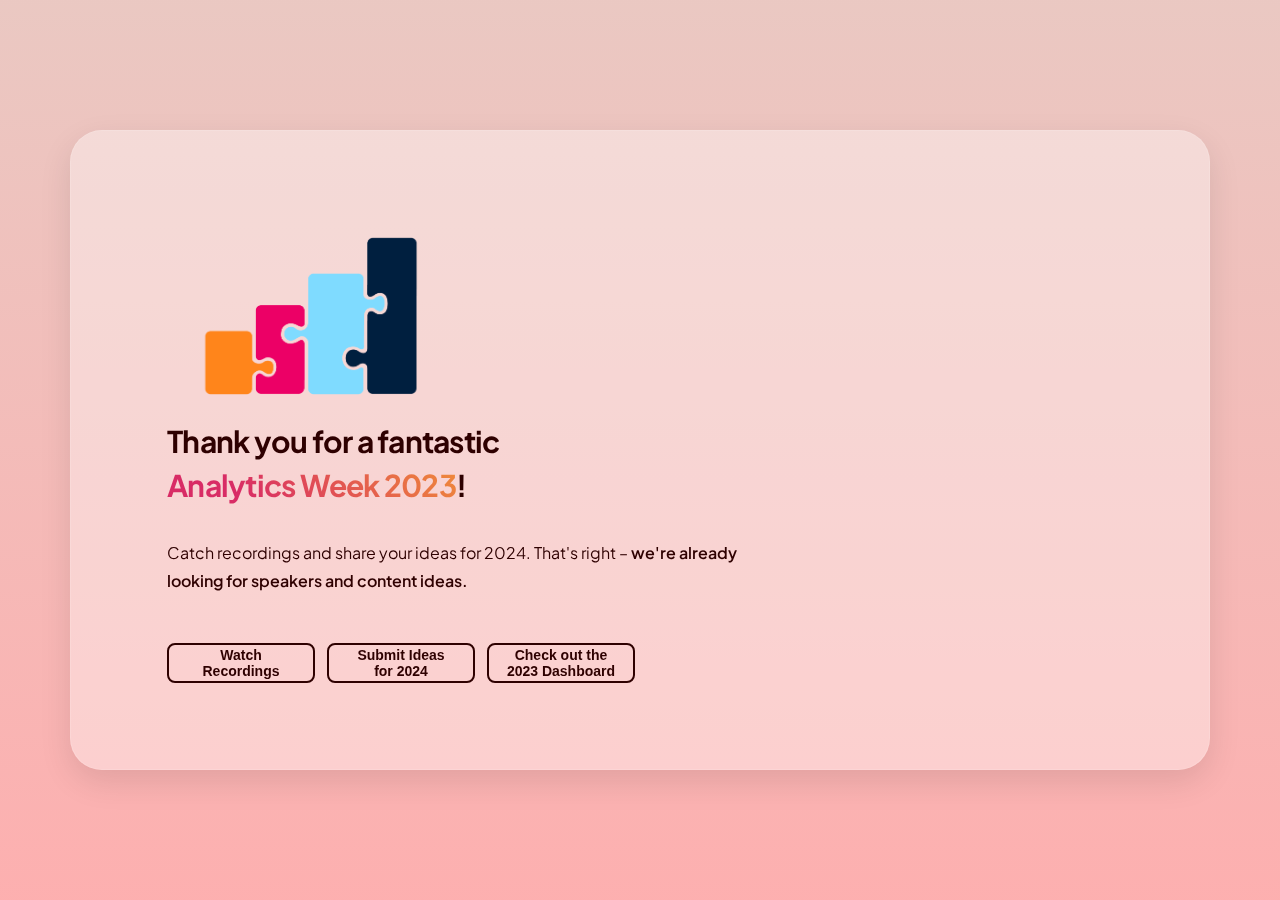
<file: index.html>
<!DOCTYPE html>
<html lang="en">
<head>
  <meta name="viewport" content="width=device-width, initial-scale=1">
  <meta charset="utf-8">
  <meta name="robots" content="noindex">
  <meta name="theme-color" content="#eb1168" media="(prefers-color-scheme: light)">
  <meta name="theme-color" content="#05213e" media="(prefers-color-scheme: dark)">
  <title>Analytics Week</title>
  <link rel="apple-touch-icon" sizes="180x180" href="apple-touch-icon.png">
  <link rel="icon" type="image/png" sizes="32x32" href="favicon-32x32.png">
  <link rel="icon" type="image/png" sizes="16x16" href="favicon-16x16.png">
  <link rel="manifest" href="/site.webmanifest">
  <link rel="preconnect" href="https://fonts.googleapis.com">
  <link rel="preconnect" href="https://fonts.gstatic.com" crossorigin>
  <link href="https://fonts.googleapis.com/css2?family=Plus+Jakarta+Sans&display=swap" rel="stylesheet">

  <!--  86d6f7 Light Blue
        05213e Dark Blue
        eb1168 Magenta
        f68627 Orange
  -->
  
  <style>
    :root {
      --dark-color: hsl(360, 100%, 9%);
      --light-color: hsl(360, 95%, 98%);
      --base: hsl(340 69% 51%);
      --complimentary1: hsl(340 69% 51%);
      --complimentary2: hsl(27 85% 58%);
    
      --font-family: "Plus Jakarta Sans", system-ui;
    
      --bg-gradient: linear-gradient(
        to bottom,
        hsl(9, 49%, 84%),
        hsl(360, 95%, 84%)
      );
    }
    
    * {
      margin: 0;
      padding: 0;
      box-sizing: border-box;
    }
    
    html {
      -webkit-font-smoothing: antialiased;
      -moz-osx-font-smoothing: grayscale;
    }
    
    body {
      max-width: 1920px;
      min-height: 100vh;
      display: grid;
      place-items: center;
      padding: 2rem;
      font-family: var(--font-family);
      color: var(--dark-color);
      background: var(--bg-gradient);
    }
    
    .orb-canvas {
      position: fixed;
      top: 0;
      left: 0;
      width: 100%;
      height: 100%;
      pointer-events: none;
      z-index: -1;
    }
    
    strong {
      font-weight: 600;
    }
    
    .overlay {
      width: 100%;
      max-width: 1140px;
      max-height: 640px;
      padding: 8rem 6rem;
      display: flex;
      align-items: center;
      background: rgba(255, 255, 255, 0.375);
      box-shadow: 0 0.75rem 2rem 0 rgba(0, 0, 0, 0.1);
      border-radius: 2rem;
      border: 1px solid rgba(255, 255, 255, 0.125);
    }
    
    .logo {
      width: 300px;
      max-width: 50%;
    }
    
    .overlay__inner {
      max-width: 36rem;
    }
    
    .overlay__title {
      font-size: 1.875rem;
      line-height: 2.75rem;
      font-weight: 700;
      letter-spacing: -0.025em;
      margin-bottom: 2rem;
    }
    
    .text-gradient {
      background-image: linear-gradient(
        45deg,
        var(--base) 25%,
        var(--complimentary2)
      );
      -webkit-background-clip: text;
      -webkit-text-fill-color: transparent;
      -moz-background-clip: text;
      -moz-text-fill-color: transparent;
    }
    
    .overlay__description {
      font-size: 1rem;
      line-height: 1.75rem;
      margin-bottom: 3rem;
    }
    
    .overlay__btns {
      width: 100%;
      max-width: 30rem;
      display: flex;
    }
    
    .overlay__btn {
      width: 50%;
      height: 2.5rem;
      display: flex;
      justify-content: center;
      align-items: center;
      font-size: 0.875rem;
      font-weight: 600;
      color: #ffffff;
      background: var(--dark-color);
      border: none;
      border-radius: 0.5rem;
      transition: transform 150ms ease;
      outline-color: hsl(var(--hue), 95%, 50%);
    }
    
    .overlay__btn:hover {
      transform: scale(1.05);
      cursor: pointer;
    }
    
    .overlay__btn--transparent {
      background: transparent;
      color: var(--dark-color);
      border: 2px solid var(--dark-color);
      border-width: 2px;
      margin-right: 0.75rem;
    }
    
    .overlay__btn-emoji {
      margin-left: 0.375rem;
    }
    
    a {
      text-decoration: none;
      color: var(--dark-color);
      width: 100%;
      height: 100%;
      display: flex;
      justify-content: center;
      align-items: center;
    }
    
    /* Not too many browser support this yet but it's good to add! */
    @media (prefers-contrast: high) {
      .orb-canvas {
        display: none;
      }
    }
    
    @media only screen and (max-width: 1140px) {
      .overlay {
        padding: 8rem 4rem;
      }
    }
    
    @media only screen and (max-width: 840px) {
      body {
        padding: 1.5rem;
      }
    
      .overlay {
        padding: 4rem;
        height: auto;
      }
    
      .overlay__title {
        font-size: 1.25rem;
        line-height: 2rem;
        margin-bottom: 1.5rem;
      }
    
      .overlay__description {
        font-size: 0.875rem;
        line-height: 1.5rem;
        margin-bottom: 2.5rem;
      }
    }
    
    @media only screen and (max-width: 600px) {
      .overlay {
        padding: 1.5rem;
      }
    
      .overlay__btns {
        flex-wrap: wrap;
      }
    
      .overlay__btn {
        width: 100%;
        font-size: 0.75rem;
        margin-right: 0;
        margin-bottom: 1rem;
      }
    }

  </style>
</head>
<body>

  <!-- Canvas -->
  <canvas class="orb-canvas"></canvas>
  <!-- Overlay -->
  <div class="overlay">
    <!-- Overlay inner wrapper -->
    <div class="overlay__inner">
      <!-- Title -->
      <img class="logo" src="aw-mark.png">
      <h1 class="overlay__title">
        Thank you for a fantastic<br>
        <span class="text-gradient">Analytics Week 2023</span>!
      </h1>
      <!-- Description -->
      <p class="overlay__description">
        Catch recordings and share your ideas for 2024. That's right –
        <strong>we're already looking for speakers and content ideas.</strong>
      </p>
      <!-- Buttons -->
      <div class="overlay__btns">
  
        <button class="overlay__btn overlay__btn--transparent">
          <a href="https://analyticsweek.net/sessions/2023/">
            Watch<br> Recordings
          </a>
        </button>
  
        <button class="overlay__btn overlay__btn--transparent">
          <a href="https://forms.office.com/Pages/ResponsePage.aspx?id=G-9n2lnKsk2ajKqNlGF6Fg6odXJ9F7NNp4oNXv2Iu_BUMFVBOTRBQzAwVEUxU0g0WFY4N000MzdTTyQlQCN0PWcu">
            Submit Ideas <br>for 2024
          </a>
        </button>
        <button class="overlay__btn overlay__btn--transparent">
          <a href="https://analyticsweek.net/2023/">Check out the<br> 2023 Dashboard</a>
  
        </button>
      </div>
    </div>
  </div>
  
  <script type="module" src="script.js"></script>
</body>
</html>
</file>
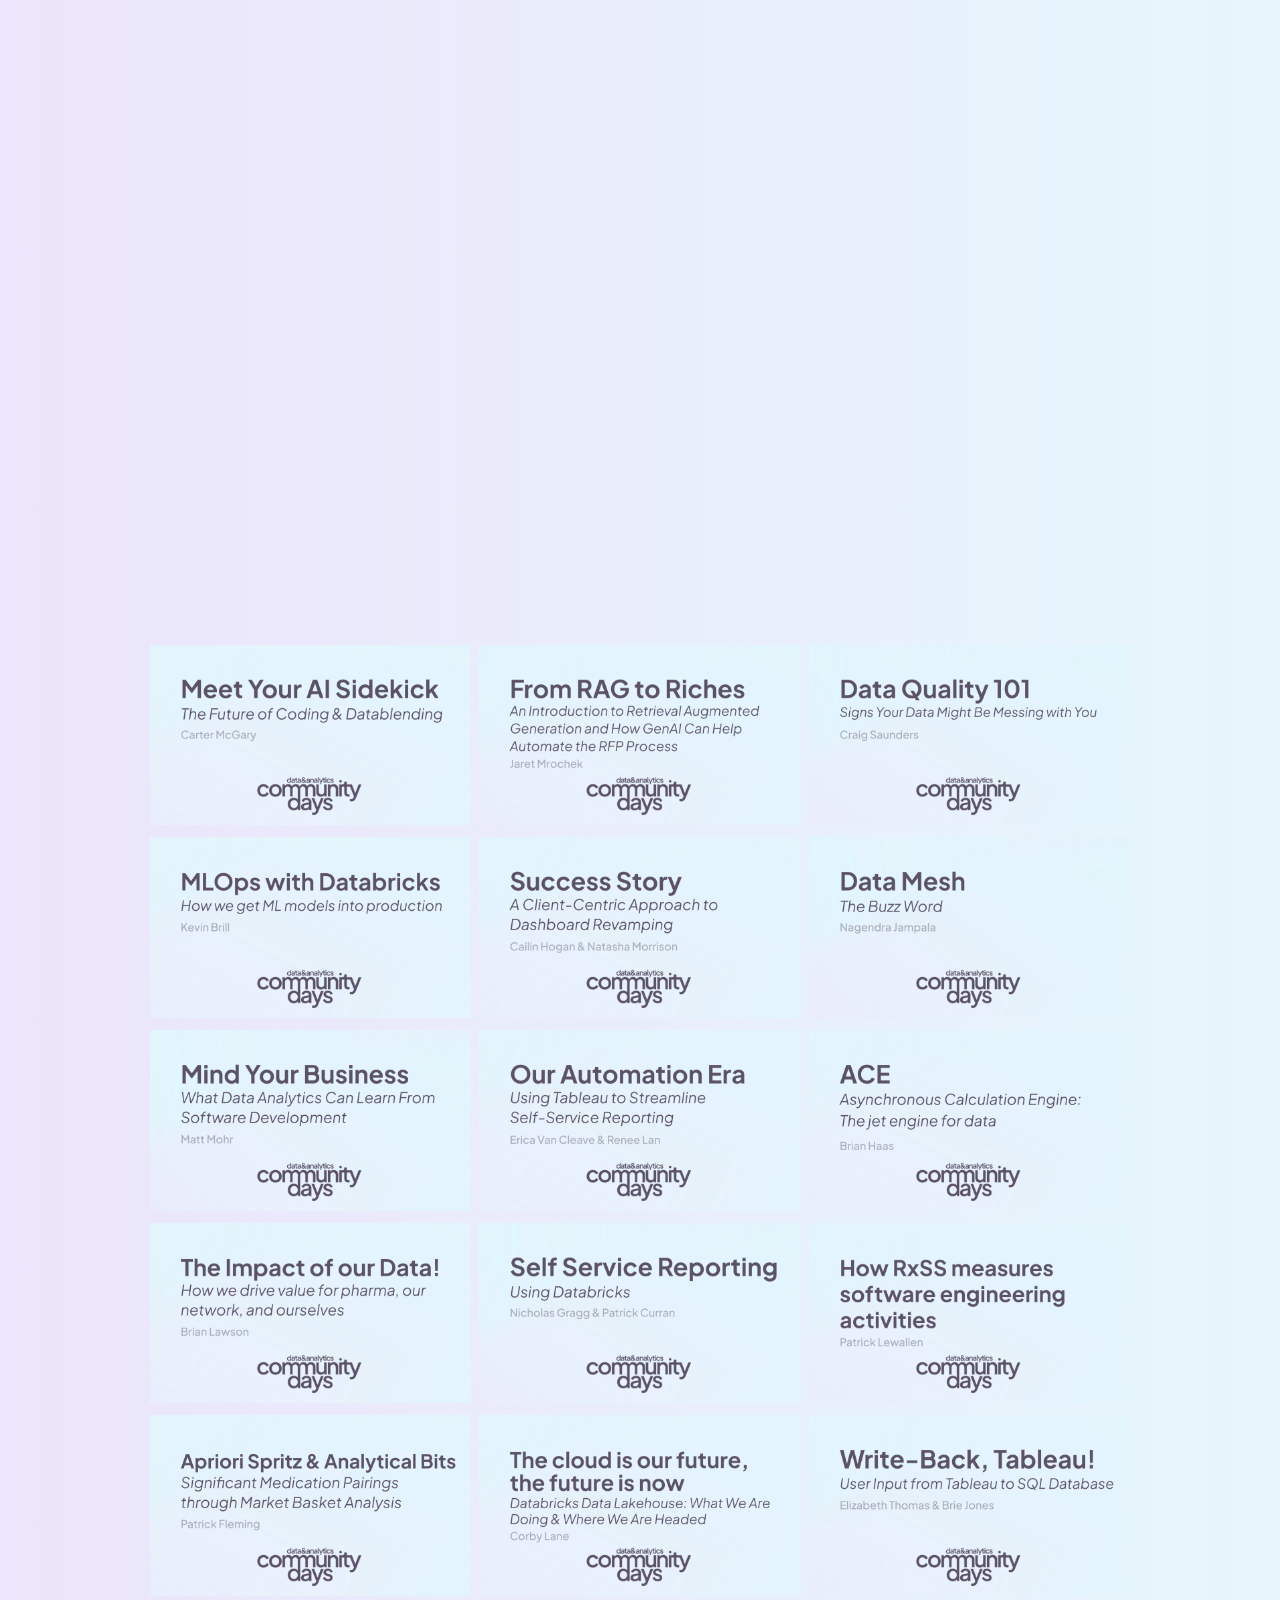
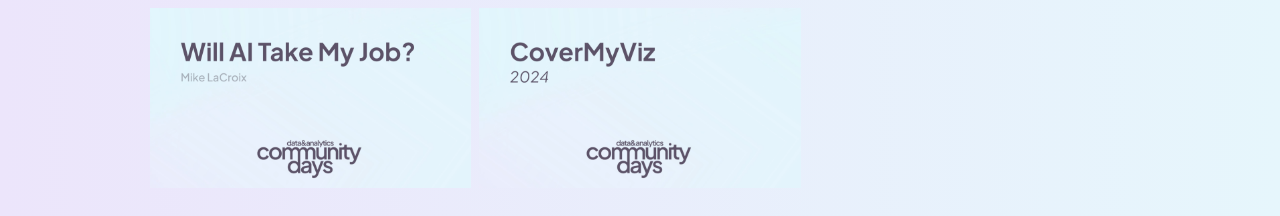
<file: sessions/2024/index.html>
<!DOCTYPE html>
<html lang="en">
  <head>
    <meta charset="UTF-8" />
    <meta http-equiv="X-UA-Compatible" content="IE=edge" />
    <meta name="viewport" content="width=device-width, initial-scale=1.0" />
    <title>D&A Community Days 2024</title>
    <link rel="stylesheet" href="style.css" />
  </head>
  <body>
    <div class="video-gallery-container">
      <!--<img src="images/cd logo.png" alt="Data and Analytics Community Days"/>-->

      <div class="video-gallery">
        <div class="featured-video">
          <div class="responsive-iframe">
            <iframe
              width="560"
              height="315"
              src="https://www.youtube.com/embed/WWf41QR91lk?rel=0"
              title="Meet Your AI Sidekick: The Future of Coding & Datablending"
              frameborder="0"
              allow="accelerometer; autoplay; clipboard-write; encrypted-media; gyroscope; picture-in-picture"
              allowfullscreen
            ></iframe>
          </div>
        </div>

        <div class="all-videos">
          <div class="video">
            <img
              class="thumbnail"
              data-id="WWf41QR91lk"
              data-title="Meet Your AI Sidekick: The Future of Coding & Datablending" src="images/carter.png"
              alt=""
            />

            <div class="play-icon">
              <img src="images/play-icon.png" alt="" />
            </div>
          </div>  
          
          <div class="video">
            <img
              class="thumbnail"
              data-id="5nm2UKSKaI4"
              data-title="From RAG to Riches: An Introduction to Retrieval Augmented Generation" src="images/rag.png"
              alt=""
            />

            <div class="play-icon">
              <img src="images/play-icon.png" alt="" />
            </div>
          </div>          
          <div class="video">
            <img
              class="thumbnail"
              data-id="mQbT6Q1EvsU"
              data-title="Signs Your Data Might Be Messing with You: Data Quality 101" src="images/dq.png"
              alt=""
            />

            <div class="play-icon">
              <img src="images/play-icon.png" alt="" />
            </div>
          </div>          
          <div class="video">
            <img
              class="thumbnail"
              data-id="bBFeEyHHR9c"
              data-title="MLOps with Databricks: How we get ML models into production" src="images/mlo.png"
              alt=""
            />

            <div class="play-icon">
              <img src="images/play-icon.png" alt="" />
            </div>
          </div>          
          <div class="video">
            <img
              class="thumbnail"
              data-id="0xX77mXuUDM"
              data-title="Success Story: A Client-Centric Approach to Dashboard Revamping" src="images/nat.png"
              alt=""
            />

            <div class="play-icon">
              <img src="images/play-icon.png" alt="" />
            </div>
          </div>          
          <div class="video">
            <img
              class="thumbnail"
              data-id="nzLKlH_ylyY"
              data-title="Data Mesh: The Buzz Word" src="images/mesh.png"
              alt=""
            />

            <div class="play-icon">
              <img src="images/play-icon.png" alt="" />
            </div>
          </div>          
          <div class="video">
            <img
              class="thumbnail"
              data-id="19hHgwe2nxQ"
              data-title="Mind Your Business - What Data Analytics Can Learn From Software Development" src="images/soft.png"
              alt=""
            />

            <div class="play-icon">
              <img src="images/play-icon.png" alt="" />
            </div>
          </div>          
          <div class="video">
            <img
              class="thumbnail"
              data-id="KHlMUnPA65E"
              data-title="Our Automation Era: Using Tableau to Streamline Self-Service Reporting" src="images/auto.png"
              alt=""
            />

            <div class="play-icon">
              <img src="images/play-icon.png" alt="" />
            </div>
          </div>          
          <div class="video">
            <img
              class="thumbnail"
              data-id="ThzUuqlB1ew"
              data-title="ACE (Asynchronous Calculation Engine): The jet engine for data" src="images/ace.png"
              alt=""
            />

            <div class="play-icon">
              <img src="images/play-icon.png" alt="" />
            </div>
          </div>          
          <div class="video">
            <img
              class="thumbnail"
              data-id="eNIeukDRXaE"
              data-title="The impact of our data! How we drive value for pharma, our network, and ourselves" src="images/impact.png"
              alt=""
            />

            <div class="play-icon">
              <img src="images/play-icon.png" alt="" />
            </div>
          </div>          
          <div class="video">
            <img
              class="thumbnail"
              data-id="IJ7iGGCKGcw"
              data-title="Self Service Reporting Using Databricks" src="images/self.png"
              alt=""
            />

            <div class="play-icon">
              <img src="images/play-icon.png" alt="" />
            </div>
          </div>          
          <div class="video">
            <img
              class="thumbnail"
              data-id="S6okhul91cg"
              data-title="How RxSS measures software engineering activities" src="images/rxss.png"
              alt=""
            />

            <div class="play-icon">
              <img src="images/play-icon.png" alt="" />
            </div>
          </div>          
          <div class="video">
            <img
              class="thumbnail"
              data-id="tITvt2HA4KQ"
              data-title="Apriori Spritz & Analytical Bits: Significant Medication Pairings through Market Basket Analysis" src="images/spritz.png"
              alt=""
            />

            <div class="play-icon">
              <img src="images/play-icon.png" alt="" />
            </div>
          </div>          
          <div class="video">
            <img
              class="thumbnail"
              data-id="z4FmqhrWxLw"
              data-title="The cloud is our future, the future is now: Databricks Data Lakehouse" src="images/cloud.png"
              alt=""
            />

            <div class="play-icon">
              <img src="images/play-icon.png" alt="" />
            </div>
          </div>          
          <div class="video">
            <img
              class="thumbnail"
              data-id="IrWm8M5RaJ4"
              data-title="Write-Back, Tableau!: User Input from Tableau to SQL Database" src="images/write.png"
              alt=""
            />

            <div class="play-icon">
              <img src="images/play-icon.png" alt="" />
            </div>
          </div>          
          <div class="video">
            <img
              class="thumbnail"
              data-id="e_18fIxUtIA"
              data-title="Will AI Take My Job?" src="images/job.png"
              alt=""
            />

            <div class="play-icon">
              <img src="images/play-icon.png" alt="" />
            </div>
          </div>          
          <div class="video">
            <img
              class="thumbnail"
              data-id="0tazF_USYtw"
              data-title="CoverMyViz 2024" src="images/cmv.png"
              alt=""
            />

            <div class="play-icon">
              <img src="images/play-icon.png" alt="" />
            </div>
          </div>          
          
        </div>
      </div>
    </div>

    <script src="main.js"></script>
  </body>
</html>
</file>
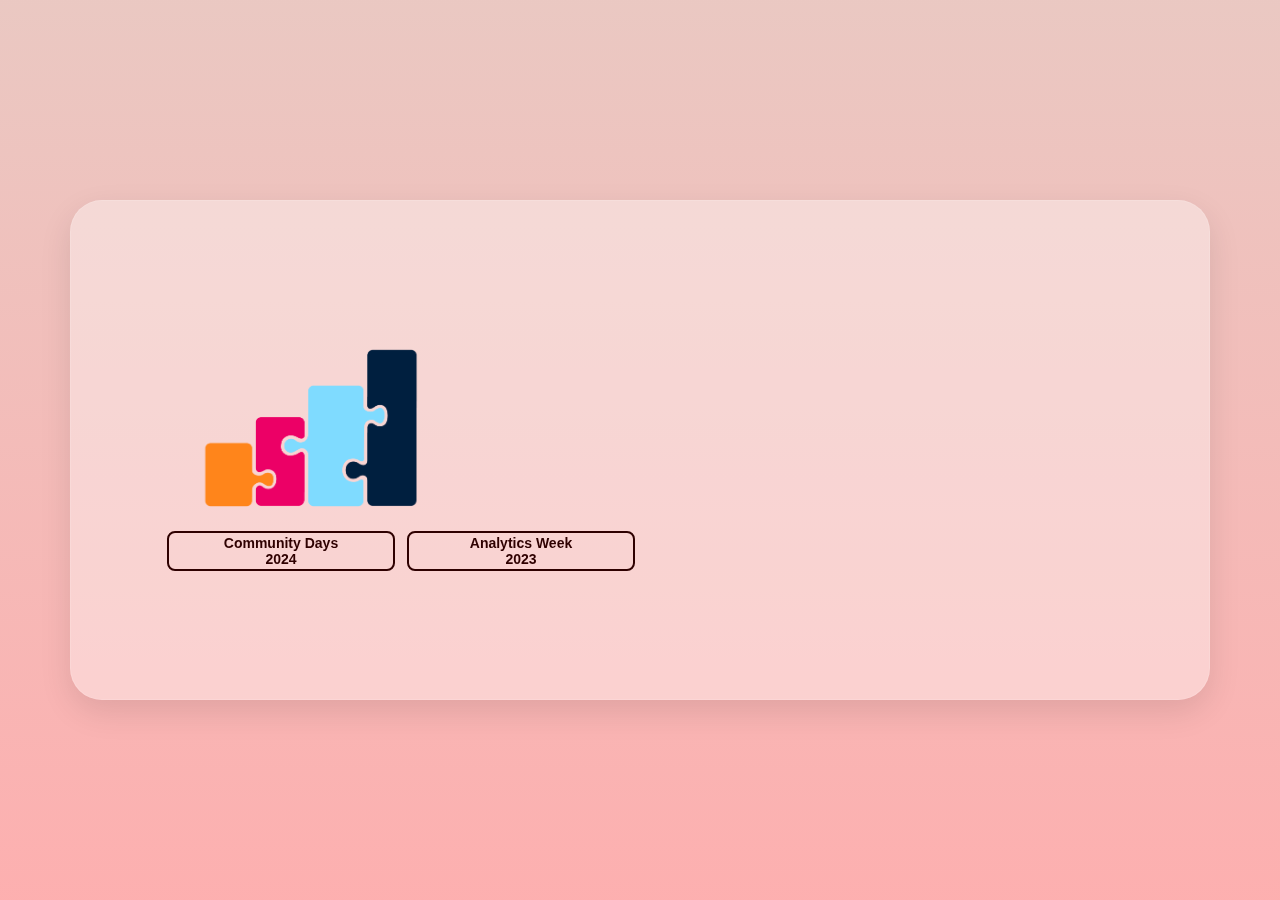
<file: old-index.html>
<!DOCTYPE html>
<html lang="en">
<head>
  <meta name="viewport" content="width=device-width, initial-scale=1">
  <meta charset="utf-8">
  <meta name="robots" content="noindex">
  <meta name="theme-color" content="#eb1168" media="(prefers-color-scheme: light)">
  <meta name="theme-color" content="#05213e" media="(prefers-color-scheme: dark)">
  <title>Analytics Week</title>
  <link rel="apple-touch-icon" sizes="180x180" href="apple-touch-icon.png">
  <link rel="icon" type="image/png" sizes="32x32" href="favicon-32x32.png">
  <link rel="icon" type="image/png" sizes="16x16" href="favicon-16x16.png">
  <link rel="manifest" href="/site.webmanifest">
  <link rel="preconnect" href="https://fonts.googleapis.com">
  <link rel="preconnect" href="https://fonts.gstatic.com" crossorigin>
  <link href="https://fonts.googleapis.com/css2?family=Plus+Jakarta+Sans&display=swap" rel="stylesheet">

  <!--  86d6f7 Light Blue
        05213e Dark Blue
        eb1168 Magenta
        f68627 Orange
  -->
  
  <style>
    :root {
      --dark-color: hsl(360, 100%, 9%);
      --light-color: hsl(360, 95%, 98%);
      --base: hsl(340 69% 51%);
      --complimentary1: hsl(340 69% 51%);
      --complimentary2: hsl(27 85% 58%);
    
      --font-family: "Plus Jakarta Sans", system-ui;
    
      --bg-gradient: linear-gradient(
        to bottom,
        hsl(9, 49%, 84%),
        hsl(360, 95%, 84%)
      );
    }
    
    * {
      margin: 0;
      padding: 0;
      box-sizing: border-box;
    }
    
    html {
      -webkit-font-smoothing: antialiased;
      -moz-osx-font-smoothing: grayscale;
    }
    
    body {
      max-width: 1920px;
      min-height: 100vh;
      display: grid;
      place-items: center;
      padding: 2rem;
      font-family: var(--font-family);
      color: var(--dark-color);
      background: var(--bg-gradient);
    }
    
    .orb-canvas {
      position: fixed;
      top: 0;
      left: 0;
      width: 100%;
      height: 100%;
      pointer-events: none;
      z-index: -1;
    }
    
    strong {
      font-weight: 600;
    }
    
    .overlay {
      width: 100%;
      max-width: 1140px;
      max-height: 640px;
      padding: 8rem 6rem;
      display: flex;
      align-items: center;
      background: rgba(255, 255, 255, 0.375);
      box-shadow: 0 0.75rem 2rem 0 rgba(0, 0, 0, 0.1);
      border-radius: 2rem;
      border: 1px solid rgba(255, 255, 255, 0.125);
    }
    
    .logo {
      width: 600px;
      max-width: 50%;
    }
    
    .overlay__inner {
      max-width: 36rem;
    }
    
    .overlay__title {
      font-size: 1.875rem;
      line-height: 2.75rem;
      font-weight: 700;
      letter-spacing: -0.025em;
      margin-bottom: 2rem;
    }
    
    .text-gradient {
      background-image: linear-gradient(
        45deg,
        var(--base) 25%,
        var(--complimentary2)
      );
      -webkit-background-clip: text;
      -webkit-text-fill-color: transparent;
      -moz-background-clip: text;
      -moz-text-fill-color: transparent;
    }
    
    .overlay__description {
      font-size: 1rem;
      line-height: 1.75rem;
      margin-bottom: 3rem;
    }
    
    .overlay__btns {
      width: 100%;
      max-width: 30rem;
      display: flex;
    }
    
    .overlay__btn {
      width: 50%;
      height: 2.5rem;
      display: flex;
      justify-content: center;
      align-items: center;
      font-size: 0.875rem;
      font-weight: 600;
      color: #ffffff;
      background: var(--dark-color);
      border: none;
      border-radius: 0.5rem;
      transition: transform 150ms ease;
      outline-color: hsl(var(--hue), 95%, 50%);
    }
    
    .overlay__btn:hover {
      transform: scale(1.05);
      cursor: pointer;
    }
    
    .overlay__btn--transparent {
      background: transparent;
      color: var(--dark-color);
      border: 2px solid var(--dark-color);
      border-width: 2px;
      margin-right: 0.75rem;
    }
    
    .overlay__btn-emoji {
      margin-left: 0.375rem;
    }
    
    a {
      text-decoration: none;
      color: var(--dark-color);
      width: 100%;
      height: 100%;
      display: flex;
      justify-content: center;
      align-items: center;
    }
    
    /* Not too many browser support this yet but it's good to add! */
    @media (prefers-contrast: high) {
      .orb-canvas {
        display: none;
      }
    }
    
    @media only screen and (max-width: 1140px) {
      .overlay {
        padding: 8rem 4rem;
      }
    }
    
    @media only screen and (max-width: 840px) {
      body {
        padding: 1.5rem;
      }
    
      .overlay {
        padding: 4rem;
        height: auto;
      }
    
      .overlay__title {
        font-size: 1.25rem;
        line-height: 2rem;
        margin-bottom: 1.5rem;
      }
    
      .overlay__description {
        font-size: 0.875rem;
        line-height: 1.5rem;
        margin-bottom: 2.5rem;
      }
    }
    
    @media only screen and (max-width: 600px) {
      .overlay {
        padding: 1.5rem;
      }
    
      .overlay__btns {
        flex-wrap: wrap;
      }
    
      .overlay__btn {
        width: 100%;
        font-size: 0.75rem;
        margin-right: 0;
        margin-bottom: 1rem;
      }
    }

  </style>
</head>
<body>

  <!-- Canvas -->
  <canvas class="orb-canvas"></canvas>
  <!-- Overlay -->
  <div class="overlay">
    <!-- Overlay inner wrapper -->
    <div class="overlay__inner">
      <!-- Title -->
      <img class="logo" src="aw-mark.png">
      <!-- <h1 class="overlay__title">
        Thank you for a fantastic<br>
        <span class="text-gradient">Analytics Week 2023</span>!
      </h1>-->
      <!-- Description -->
      <!--<p class="overlay__description">
        Catch recordings from last year while we prepare the sessions from this year:
      </p>-->
      <!-- Buttons -->
      <div class="overlay__btns">

        <button class="overlay__btn overlay__btn--transparent">
          <a href="https://analyticsweek.net/sessions/2024/">
            Community Days<br>2024
          </a>
        </button>
        
        <button class="overlay__btn overlay__btn--transparent">
          <a href="https://analyticsweek.net/sessions/2023/">
            Analytics Week<br>2023
          </a>
        </button>
  
        <!--<button class="overlay__btn overlay__btn--transparent">
          <a href="https://forms.office.com/Pages/ResponsePage.aspx?id=G-9n2lnKsk2ajKqNlGF6Fg6odXJ9F7NNp4oNXv2Iu_BUMFVBOTRBQzAwVEUxU0g0WFY4N000MzdTTyQlQCN0PWcu">
            Submit Ideas <br>for 2024
          </a>
        </button>
        <button class="overlay__btn overlay__btn--transparent">
          <a href="https://analyticsweek.net/2023/">Check out the<br> 2023 Dashboard</a>
  
        </button> -->
      </div>
    </div>
  </div>
  
  <script type="module" src="script.js"></script>
</body>
</html>
</file>
<file: sessions/2024/style.css>
body {
  background: rgb(236,229,251);
  /*background: linear-gradient(90deg, rgba(236,229,251,1) 0%, rgba(204,188,255,1) 100%);*/
  background: linear-gradient(90deg, rgb(236, 229, 251) 0%, rgb(230, 246, 252) 100%);
  color: #5C5167;
}

.video-gallery-container {
  width: 80%;
  font-family: "Roboto", sans-serif;
  padding: 8px 0 0 0;
  margin: 0 auto;
}

.video-gallery-container,
.video-gallery-container * {
  box-sizing: border-box;
}

.video-gallery-container h2.title {
  text-align: center;
  font-weight: 300;
  text-transform: uppercase;
  font-size: 34px;
  margin-bottom: 24px;
}

.video-gallery-container .video-gallery {
  display: flex;
  flex-direction: column;
  justify-content: center;
  padding: 16px;
  padding-top: 24px;
  gap: 24px;
}

.video-gallery h3.video-title {
  line-height: 1.6;
  font-weight: 700;
  font-size: 20px;
  width: 100%;
}

.video-gallery .thumbnail {
  height: unset;
  width: 100%;
  cursor: pointer;
}

.video-gallery .video {
  position: relative;
}

.video-gallery .video:hover .play-icon {
  opacity: 1;
}

.video-gallery .play-icon {
  position: absolute;
  top: 50%;
  left: 50%;
  transform: translate(-50%, -50%);
  pointer-events: none;
  opacity: 0;
  transition: opacity 400ms ease;
}

.video-gallery .video .play-icon img {
  height: 50px;
  width: 50px;
}

.video-gallery .all-videos {
  display: grid;
  grid-template-columns: 1fr 1fr 1fr;
  gap: 8px;
}

.video-gallery .responsive-iframe {
  position: relative;
  height: 0;
  overflow: hidden;
  padding-top: 56.25%;
  padding-bottom: 30px;
}

.video-gallery .responsive-iframe iframe {
  position: absolute;
  top: 0;
  left: 0;
  width: 100%;
  height: 100%;
}

@media (max-width: 700px) {
  .video-gallery-container .video-gallery {
    flex-direction: column;
  }

  .video-gallery .all-videos {
    display: grid;
    grid-template-columns: 1fr 1fr;
  }

  .video-gallery .thumbnail {
    height: unset;
    width: 100%;
  }
}

@media (max-width: 500px) {
  .video-gallery .all-videos {
    grid-template-columns: 1fr;
  }

  .video-gallery-container {
    max-width: 400px;
  }

  .video-gallery-container h2.title {
    font-size: 24px;
    font-weight: bold;
  }
}
</file>
